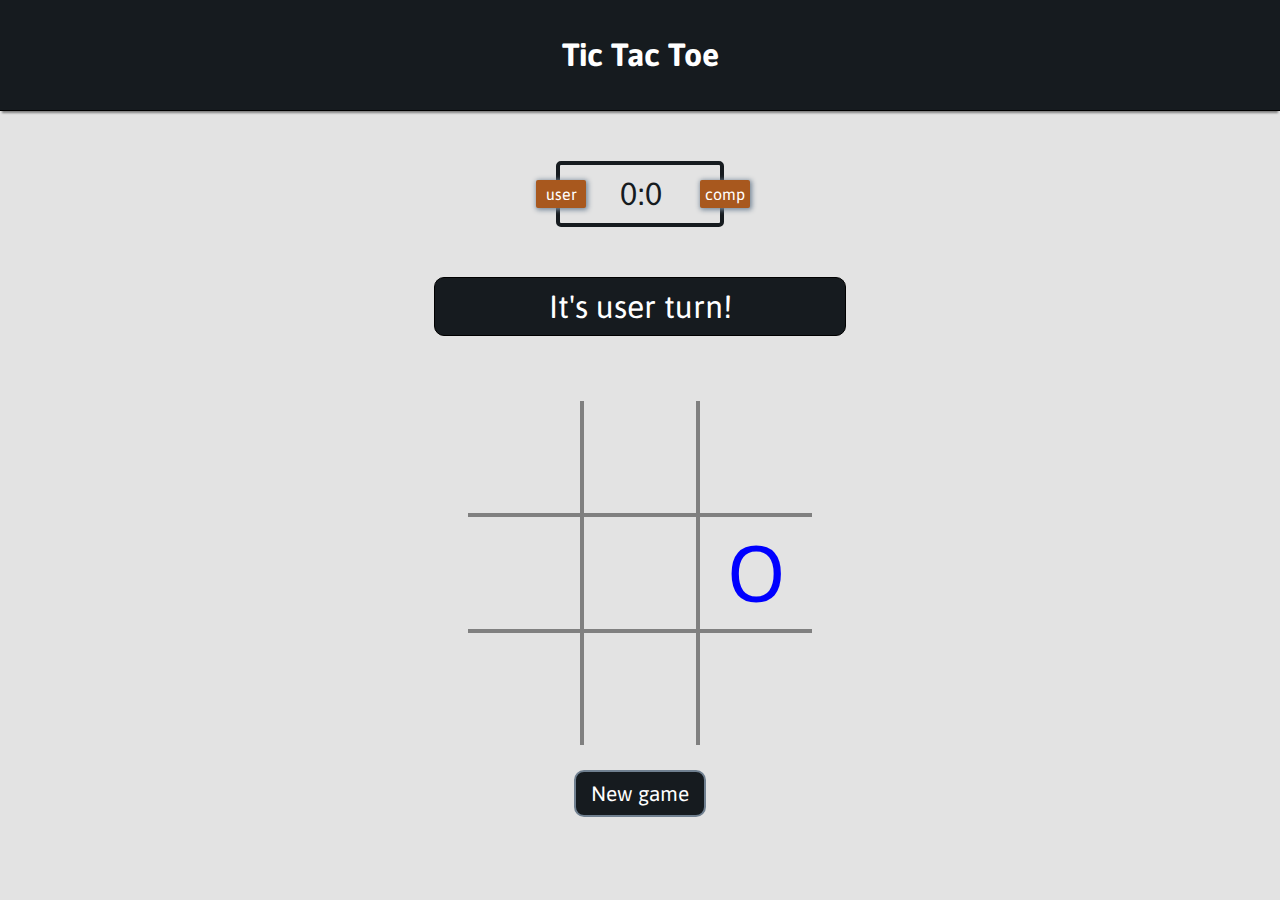
<file: index.html>
<!DOCTYPE html>
<html lang="en">

<head>
   <meta charset="UTF-8">
   <meta name="viewport" content="width=device-width, initial-scale=1.0">
   <meta http-equiv="X-UA-Compatible" content="ie=edge">
   <title>AI</title>
   <link rel="stylesheet" href="./css/styles.css">
</head>

<body>
   <header>
      <h1>
         Tic Tac Toe
      </h1>
   </header>

   <div class="scoreboard">
      <div class="scores">
         <span class="user-score">0</span>:<span class="comp-score">0</span>
      </div>
      <div class="user-badge">
         user
      </div>

      <div class="comp-badge">
         comp
      </div>
   </div>

   <div class="message">
   </div>

   <main>
      <table>
         <tr>
            <td id="00"></td>
            <td id="01"></td>
            <td id="02"></td>
         </tr>
         <tr>
            <td id="10"></td>
            <td id="11"></td>
            <td id="12"></td>
         </tr>
         <tr>
            <td id="20"></td>
            <td id="21"></td>
            <td id="22"></td>
         </tr>
      </table>
   </main>

   <!-- <div class="options">
      <button class="btn difficulty">Easy</button>
      <button class="btn difficulty">Hard</button>
   </div> -->

   <button id="new-game" class="btn">New game</button>

   <script type="module" src="./scripts/main.js"></script>
</body>

</html>
</file>
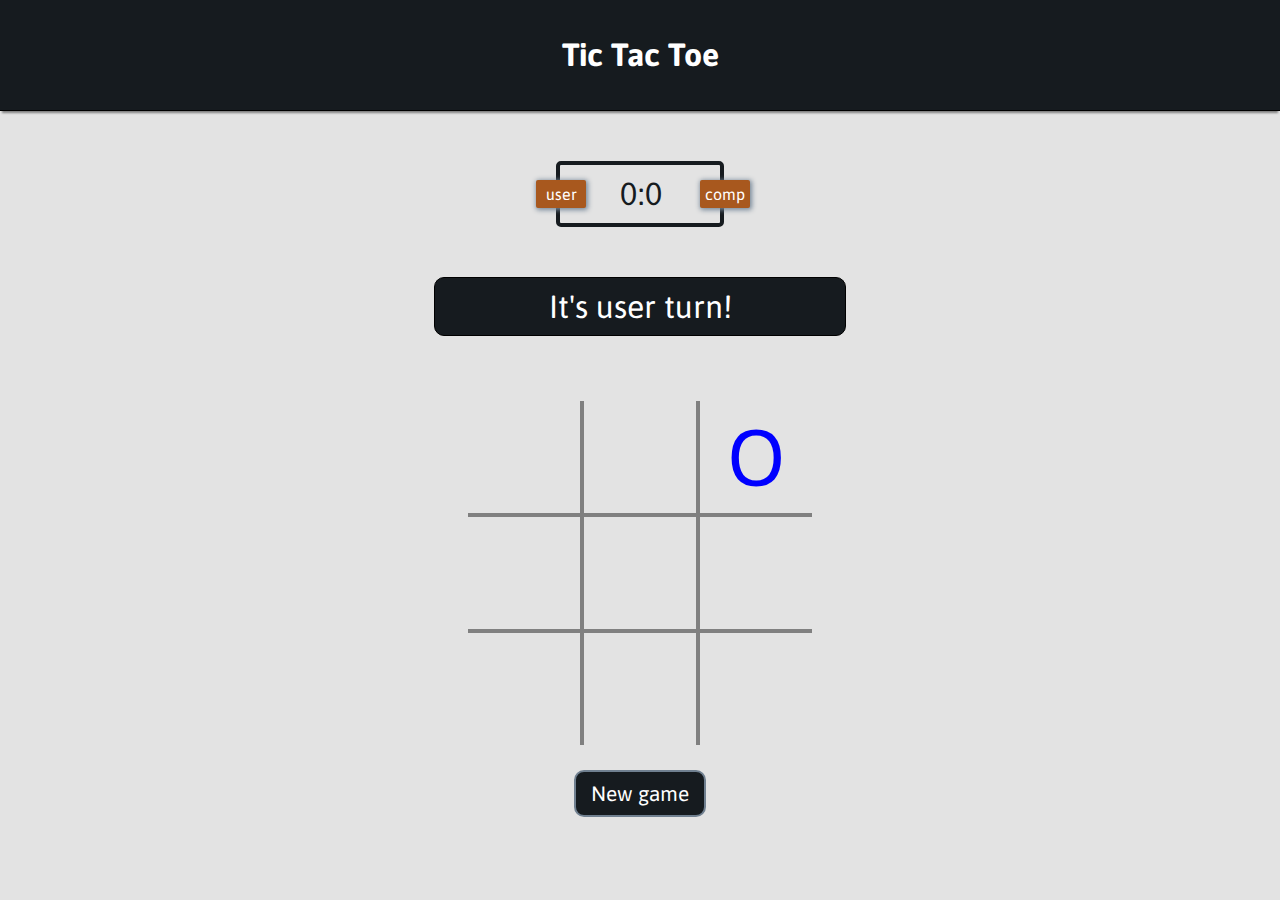
<file: html/index.html>
<!DOCTYPE html>
<html lang="en">

<head>
   <meta charset="UTF-8">
   <meta name="viewport" content="width=device-width, initial-scale=1.0">
   <meta http-equiv="X-UA-Compatible" content="ie=edge">
   <title>AI</title>
   <link rel="stylesheet" href="../css/styles.css">
</head>

<body>
   <header>
      <h1>
         Tic Tac Toe
      </h1>
   </header>

   <div class="scoreboard">
      <div class="scores">
         <span class="user-score">0</span>:<span class="comp-score">0</span>
      </div>
      <div class="user-badge">
         user
      </div>

      <div class="comp-badge">
         comp
      </div>
   </div>

   <div class="message">
   </div>

   <main>
      <table>
         <tr>
            <td id="00"></td>
            <td id="01"></td>
            <td id="02"></td>
         </tr>
         <tr>
            <td id="10"></td>
            <td id="11"></td>
            <td id="12"></td>
         </tr>
         <tr>
            <td id="20"></td>
            <td id="21"></td>
            <td id="22"></td>
         </tr>
      </table>
   </main>

   <!-- <div class="options">
      <button class="btn difficulty">Easy</button>
      <button class="btn difficulty">Hard</button>
   </div> -->

   <button id="new-game" class="btn">New game</button>

   <script type="module" src="../scripts/main.js"></script>
</body>

</html>
</file>
<file: css/styles.css>
@import url("https://fonts.googleapis.com/css?family=Asap&display=swap");

html,
body {
  width: 100%;
  height: 100%;
  font-family: "Asap", sans-serif;
}

body {
  box-sizing: border-box;
  margin: 0;
  padding: 0;
  background-color: #e3e3e3;
}

td {
  border: 4px solid #808080;
  width: 110px;
  height: 110px;
  text-align: center;
  font-size: 5em;
  cursor: pointer;
}

table {
  border-collapse: collapse;
  margin: 50px auto;
}

header {
  background-color: #161b1f;
  padding: 15px 20px;
  margin: 0 0;
  text-align: center;
  border-bottom: black 1px solid;
  box-shadow: 0 4px 2px -2px gray;
  position: sticky;
  top: 0;
}

header h1 {
  color: white;
}

main {
  margin: 0 0;
  padding: 15px 20px;
  border-radius: 20px;
  /* float: right;
  margin-right: 500px; */
}

td:first-child {
  border-left: 0;
}

td:last-child {
  border-right: 0;
}

tr:first-child td {
  border-top: 0;
}

tr:last-child td {
  border-bottom: 0;
}

.message {
  text-align: center;
  border: 1px black solid;
  width: 350px;
  margin: 0px auto;
  margin-top: 30px;
  border-radius: 10px;
  padding: 10px 30px;
  background-color: #161b1f;
  color: white;
  font-size: 2em;
}

.btn {
  display: block;
  padding: 10px 15px;
  margin: 10px auto;
  margin-bottom: 50px;
  border: 2px solid slategray;
  background: tan;
  font-family: Asap, sans-serif;
  color: white;
  background-color: #161b1f;
  font-size: 1.3em;
  border-radius: 10px;
  position: relative;
  top: -50px;
}

.btn:hover {
  background-color: white;
  color: #161b1f;
}

.scoreboard {
  position: relative;
  padding: 10px 5px;
  text-align: center;
  margin: 50px auto;
  color: #161b1f;
  border: 4px solid #161b1f;
  border-radius: 5px;
  width: 150px;
}

.user-badge {
  background-color: #a8581e;
  box-shadow: 1px 1px 5px 1px lightslategray;
  width: 40px;
  padding: 5px 5px;
  border-radius: 2px;
  position: relative;
  top: -5px;
  left: -75px;
  display: inline-block;
  color: white;
}

.comp-badge {
  background-color: #a8581e;
  box-shadow: 1px 1px 5px 1px lightslategray;
  width: 40px;
  padding: 5px 5px;
  border-radius: 2px;
  position: relative;
  top: -5px;
  left: 35px;
  display: inline-block;
  color: white;
}

.scores {
  position: relative;
  display: inline-block;
  left: 55px;
  font-size: 2em;
}

/* .difficulty {
  margin: 0 auto;
  display: block;
}

.options {
  margin: 50px auto;
  margin-left: 150px;
} */
</file>
